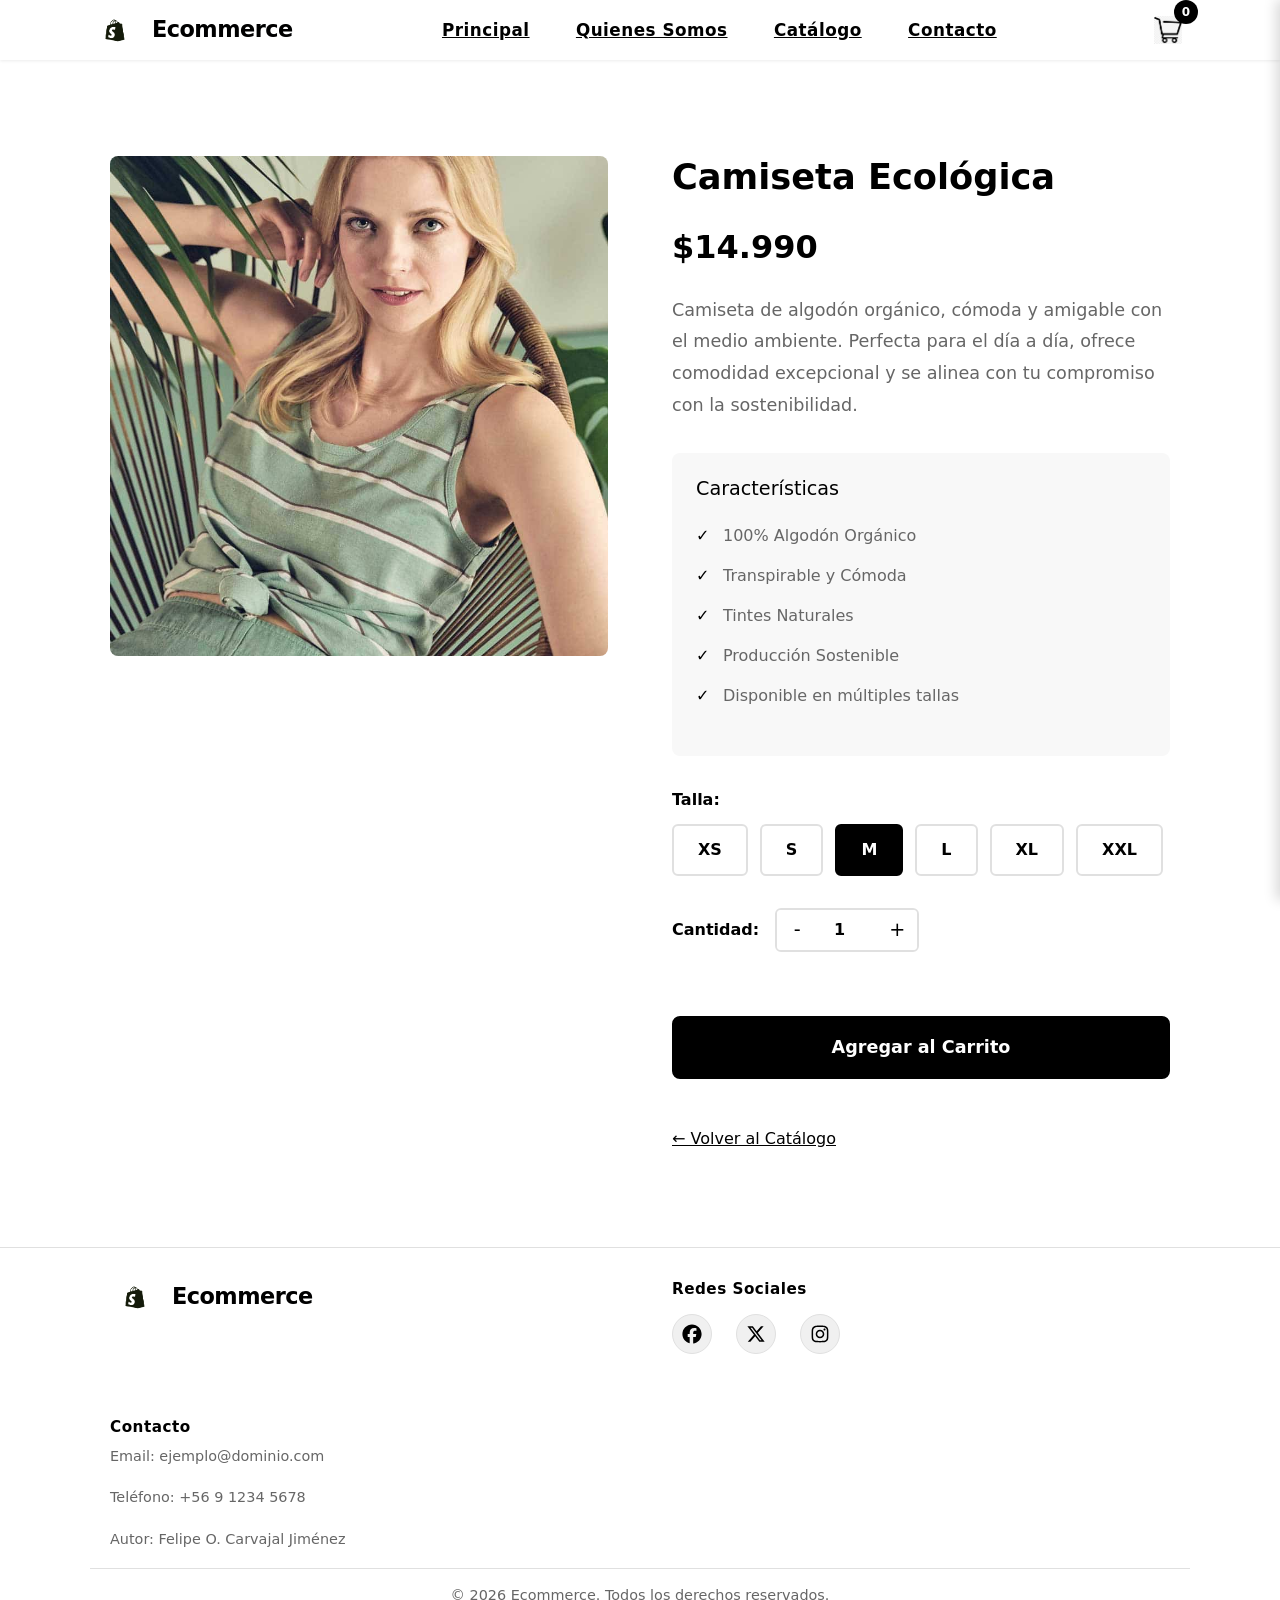
<file: HTML/camiseta-ecologica.html>
<!DOCTYPE html>
<html lang="es">
<head>
  <meta charset="UTF-8" />
  <meta name="viewport" content="width=device-width, initial-scale=1.0" />
  <title>Camiseta Ecológica - Ecommerce</title>
  <link rel="preconnect" href="https://fonts.googleapis.com">
  <link rel="preconnect" href="https://fonts.gstatic.com" crossorigin>
  <link href="https://fonts.googleapis.com/css2?family=Poppins:wght@400;500;600;700;800&display=swap" rel="stylesheet">
  <link rel="stylesheet" href="../CSS/style.css" />
  <link rel="stylesheet" href="../CSS/cart-styles.css" />
  <link href="https://cdn.jsdelivr.net/npm/bootstrap@5.3.8/dist/css/bootstrap.min.css" rel="stylesheet" integrity="sha384-sRIl4kxILFvY47J16cr9ZwB07vP4J8+LH7qKQnuqkuIAvNWLzeN8tE5YBujZqJLB" crossorigin="anonymous">
  <link rel="stylesheet" href="https://cdnjs.cloudflare.com/ajax/libs/font-awesome/6.5.1/css/all.min.css" integrity="sha512-DTOQO9RWCH3H7bCOj2z4G88NTXKlc4/I0szZM2fU17Cqq6/LmBJ7/J1rFzSwjnxVnwT7lGgoDh/PoXY4p+K+A==" crossorigin="anonymous" referrerpolicy="no-referrer" />
  <link rel="stylesheet" href="../CSS/styles-products.css" />
</head>
<body>
  <header class="header-top">
    <nav class="navbar">
      <div class="brand header-brand">
        <img src="../IMG/logo.png" alt="Ecommerce Logo" class="logo-img">
        <span>Ecommerce</span>
      </div>
      <button class="menu-toggle" aria-label="Mostrar menú" aria-expanded="false">☰</button>
      <ul class="nav-list">
        <li><a href="index.html">Principal</a></li>
        <li><a href="index.html#quienes-somos">Quienes Somos</a></li>
        <li><a href="catalogo.html">Catálogo</a></li>
        <li><a href="index.html#contacto">Contacto</a></li>
      </ul>
      <button class="cart-toggle" id="cart-btn" aria-label="Abrir carrito">
        <img src="../IMG/carrito.png" alt="Carrito" class="cart-icon">
        <span class="cart-count" id="cart-count">0</span>
      </button>
    </nav>
  </header>

  <main>
    <section class="product-detail-section">
      <div class="product-detail-image-container">
        <img src="../IMG/camiseta.jpg" alt="Camiseta Ecológica" class="product-detail-image">
      </div>
      <div class="product-detail-info">
        <h1>Camiseta Ecológica</h1>
        <div class="product-detail-price">$14.990</div>
        <p class="product-detail-description">
          Camiseta de algodón orgánico, cómoda y amigable con el medio ambiente. Perfecta para el día a día, ofrece comodidad excepcional y se alinea con tu compromiso con la sostenibilidad.
        </p>

        <div class="product-detail-specs">
          <h3>Características</h3>
          <ul>
            <li>100% Algodón Orgánico</li>
            <li>Transpirable y Cómoda</li>
            <li>Tintes Naturales</li>
            <li>Producción Sostenible</li>
            <li>Disponible en múltiples tallas</li>
          </ul>
        </div>

        <div class="size-selector">
          <label>Talla:</label>
          <div class="size-options">
            <input type="radio" id="size-xs" name="size" value="XS">
            <label for="size-xs">XS</label>
            <input type="radio" id="size-s" name="size" value="S">
            <label for="size-s">S</label>
            <input type="radio" id="size-m" name="size" value="M" checked>
            <label for="size-m">M</label>
            <input type="radio" id="size-l" name="size" value="L">
            <label for="size-l">L</label>
            <input type="radio" id="size-xl" name="size" value="XL">
            <label for="size-xl">XL</label>
            <input type="radio" id="size-xxl" name="size" value="XXL">
            <label for="size-xxl">XXL</label>
          </div>
        </div>

        <div class="quantity-selector">
          <label>Cantidad:</label>
          <div class="quantity-controls">
            <button onclick="decrementProductQuantity()">-</button>
            <input type="number" id="product-quantity" value="1" min="1">
            <button onclick="incrementProductQuantity()">+</button>
          </div>
        </div>

        <button class="btn-add-to-cart" onclick="addProductToCart()">Agregar al Carrito</button>

        <a href="catalogo.html" style="display: inline-block; margin-top: 1rem; color: #000000; text-decoration: underline;">← Volver al Catálogo</a>
      </div>
    </section>
  </main>

  <footer class="site-footer">
    <div class="footer-content">
      <div class="footer-item">
        <div class="brand footer-brand">
          <img src="../IMG/logo.png" alt="Ecommerce Logo" class="logo-img">
          <span>Ecommerce</span>
        </div>
      </div>
      <div class="footer-item">
        <h3>Redes Sociales</h3>
        <div class="social-links">
            <a href="#" title="Facebook" aria-label="Facebook"><img src="../IMG/facebook-brands-solid-full.svg" alt="Facebook" class="social-icon"></a>
            <a href="#" title="X-Twitter" aria-label="X-Twitter"><img src="../IMG/x-twitter-brands-solid-full.svg" alt="X-Twitter" class="social-icon"></a>
            <a href="#" title="Instagram" aria-label="Instagram"><img src="../IMG/instagram-brands-solid-full.svg" alt="Instagram" class="social-icon"></a>
        </div>
      </div>
      <div class="footer-item">
        <h3>Contacto</h3>
        <p>Email: ejemplo@dominio.com</p>
        <p>Teléfono: +56 9 1234 5678</p>
        <p>Autor: Felipe O. Carvajal Jiménez</p>
      </div>
    </div>
    <div class="footer-bottom">
      <p>&copy; 2026 Ecommerce. Todos los derechos reservados.</p>
    </div>
  </footer>

  <!-- Modal del Carrito -->
  <div class="cart-modal" id="cart-modal">
    <div class="cart-content">
      <div class="cart-header">
        <h2>Mi Carrito</h2>
        <button class="cart-close" id="cart-close">&times;</button>
      </div>
      <div class="cart-items" id="cart-items">
        <p class="empty-cart">Tu carrito está vacío</p>
      </div>
      <div class="cart-footer">
        <div class="cart-total">
          <span>Total:</span>
          <span class="total-amount">$0</span>
        </div>
        <button class="btn-checkout">Ir al Pago</button>
      </div>
    </div>
  </div>

  <script src="https://cdn.jsdelivr.net/npm/bootstrap@5.3.8/dist/js/bootstrap.bundle.min.js" integrity="sha384-FKyoEForCGlyvwx9Hj09JcYn3nv7wiPVlz7YYwJrWVcXK/BmnVDxM+D2scQbITxI" crossorigin="anonymous"></script>
  <script src="../JS/products-data.js"></script>
  <script src="../JS/script.js"></script>
  <script>
    function incrementProductQuantity() {
      const input = document.getElementById('product-quantity');
      input.value = parseInt(input.value) + 1;
    }

    function decrementProductQuantity() {
      const input = document.getElementById('product-quantity');
      if (parseInt(input.value) > 1) {
        input.value = parseInt(input.value) - 1;
      }
    }

    function addProductToCart() {
      const quantity = parseInt(document.getElementById('product-quantity').value);
      const size = document.querySelector('input[name="size"]:checked').value;
      
      // Agregar al carrito múltiples veces según la cantidad
      for (let i = 0; i < quantity; i++) {
        window.addToCart(1, 'Camiseta Ecológica', 14990, size);
      }
    }
  </script>
</body>
</html>
</file>
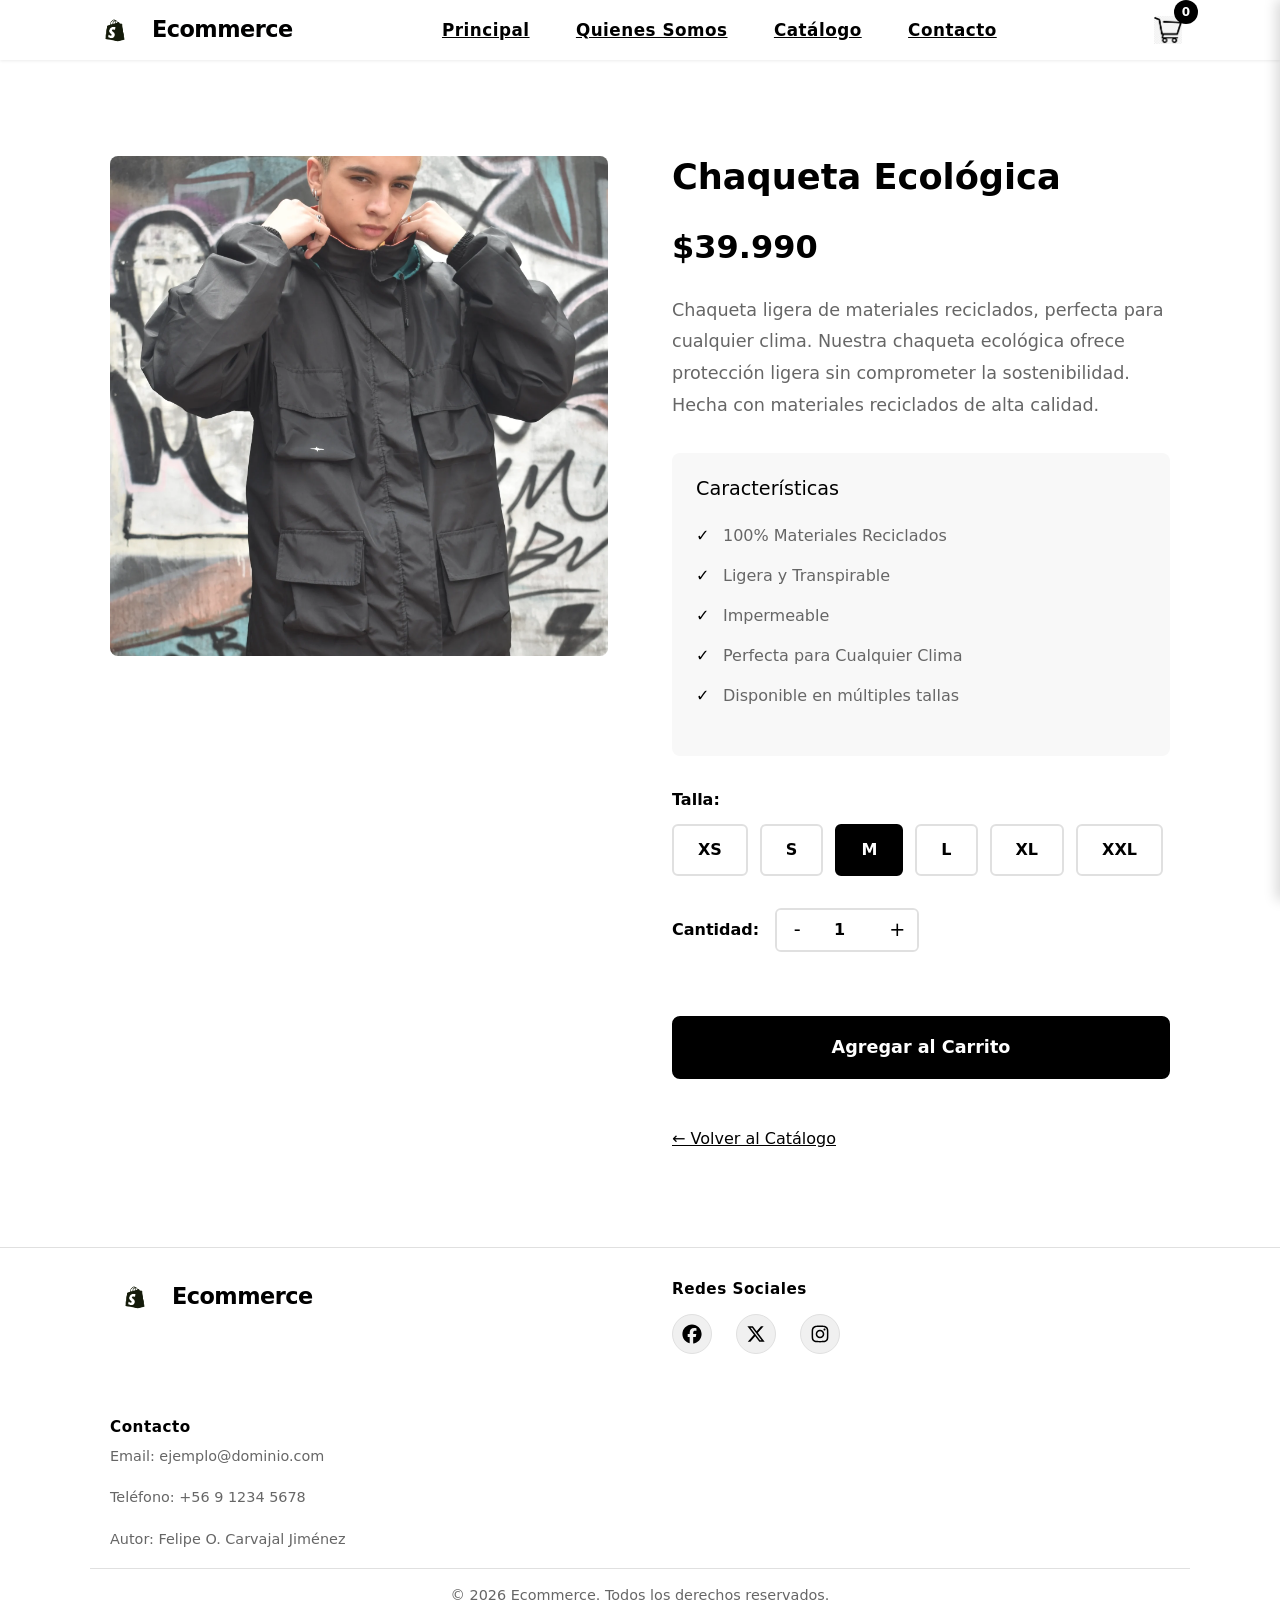
<file: HTML/chaqueta-ecologica.html>
<!DOCTYPE html>
<html lang="es">
<head>
  <meta charset="UTF-8" />
  <meta name="viewport" content="width=device-width, initial-scale=1.0" />
  <title>Chaqueta Ecológica - Ecommerce</title>
  <link rel="preconnect" href="https://fonts.googleapis.com">
  <link rel="preconnect" href="https://fonts.gstatic.com" crossorigin>
  <link href="https://fonts.googleapis.com/css2?family=Poppins:wght@400;500;600;700;800&display=swap" rel="stylesheet">
  <link rel="stylesheet" href="../CSS/style.css" />
  <link rel="stylesheet" href="../CSS/cart-styles.css" />
  <link href="https://cdn.jsdelivr.net/npm/bootstrap@5.3.8/dist/css/bootstrap.min.css" rel="stylesheet" integrity="sha384-sRIl4kxILFvY47J16cr9ZwB07vP4J8+LH7qKQnuqkuIAvNWLzeN8tE5YBujZqJLB" crossorigin="anonymous">
  <link rel="stylesheet" href="https://cdnjs.cloudflare.com/ajax/libs/font-awesome/6.5.1/css/all.min.css" integrity="sha512-DTOQO9RWCH3H7bCOj2z4G88NTXKlc4/I0szZM2fU17Cqq6/LmBJ7/J1rFzSwjnxVnwT7lGgoDh/PoXY4p+K+A==" crossorigin="anonymous" referrerpolicy="no-referrer" />
  <link rel="stylesheet" href="../CSS/styles-products.css" />
</head>
<body>
  <header class="header-top">
    <nav class="navbar">
      <div class="brand header-brand">
        <img src="../IMG/logo.png" alt="Ecommerce Logo" class="logo-img">
        <span>Ecommerce</span>
      </div>
      <button class="menu-toggle" aria-label="Mostrar menú" aria-expanded="false">☰</button>
      <ul class="nav-list">
        <li><a href="index.html">Principal</a></li>
        <li><a href="index.html#quienes-somos">Quienes Somos</a></li>
        <li><a href="catalogo.html">Catálogo</a></li>
        <li><a href="index.html#contacto">Contacto</a></li>
      </ul>
      <button class="cart-toggle" id="cart-btn" aria-label="Abrir carrito">
        <img src="../IMG/carrito.png" alt="Carrito" class="cart-icon">
        <span class="cart-count" id="cart-count">0</span>
      </button>
    </nav>
  </header>

  <main>
    <section class="product-detail-section">
      <div class="product-detail-image-container">
        <img src="../IMG/Chaqueta.webp" alt="Chaqueta Ecológica" class="product-detail-image">
      </div>
      <div class="product-detail-info">
        <h1>Chaqueta Ecológica</h1>
        <div class="product-detail-price">$39.990</div>
        <p class="product-detail-description">
          Chaqueta ligera de materiales reciclados, perfecta para cualquier clima. Nuestra chaqueta ecológica ofrece protección ligera sin comprometer la sostenibilidad. Hecha con materiales reciclados de alta calidad.
        </p>

        <div class="product-detail-specs">
          <h3>Características</h3>
          <ul>
            <li>100% Materiales Reciclados</li>
            <li>Ligera y Transpirable</li>
            <li>Impermeable</li>
            <li>Perfecta para Cualquier Clima</li>
            <li>Disponible en múltiples tallas</li>
          </ul>
        </div>

        <div class="size-selector">
          <label>Talla:</label>
          <div class="size-options">
            <input type="radio" id="size-xs" name="size" value="XS">
            <label for="size-xs">XS</label>
            <input type="radio" id="size-s" name="size" value="S">
            <label for="size-s">S</label>
            <input type="radio" id="size-m" name="size" value="M" checked>
            <label for="size-m">M</label>
            <input type="radio" id="size-l" name="size" value="L">
            <label for="size-l">L</label>
            <input type="radio" id="size-xl" name="size" value="XL">
            <label for="size-xl">XL</label>
            <input type="radio" id="size-xxl" name="size" value="XXL">
            <label for="size-xxl">XXL</label>
          </div>
        </div>

        <div class="quantity-selector">
          <label>Cantidad:</label>
          <div class="quantity-controls">
            <button onclick="decrementProductQuantity()">-</button>
            <input type="number" id="product-quantity" value="1" min="1">
            <button onclick="incrementProductQuantity()">+</button>
          </div>
        </div>

        <button class="btn-add-to-cart" onclick="addProductToCart()">Agregar al Carrito</button>

        <a href="catalogo.html" style="display: inline-block; margin-top: 1rem; color: #000000; text-decoration: underline;">← Volver al Catálogo</a>
      </div>
    </section>
  </main>

  <footer class="site-footer">
    <div class="footer-content">
      <div class="footer-item">
        <div class="brand footer-brand">
          <img src="../IMG/logo.png" alt="Ecommerce Logo" class="logo-img">
          <span>Ecommerce</span>
        </div>
      </div>
      <div class="footer-item">
        <h3>Redes Sociales</h3>
        <div class="social-links">
            <a href="#" title="Facebook" aria-label="Facebook"><img src="../IMG/facebook-brands-solid-full.svg" alt="Facebook" class="social-icon"></a>
            <a href="#" title="X-Twitter" aria-label="X-Twitter"><img src="../IMG/x-twitter-brands-solid-full.svg" alt="X-Twitter" class="social-icon"></a>
            <a href="#" title="Instagram" aria-label="Instagram"><img src="../IMG/instagram-brands-solid-full.svg" alt="Instagram" class="social-icon"></a>
        </div>
      </div>
      <div class="footer-item">
        <h3>Contacto</h3>
        <p>Email: ejemplo@dominio.com</p>
        <p>Teléfono: +56 9 1234 5678</p>
        <p>Autor: Felipe O. Carvajal Jiménez</p>
      </div>
    </div>
    <div class="footer-bottom">
      <p>&copy; 2026 Ecommerce. Todos los derechos reservados.</p>
    </div>
  </footer>

  <!-- Modal del Carrito -->
  <div class="cart-modal" id="cart-modal">
    <div class="cart-content">
      <div class="cart-header">
        <h2>Mi Carrito</h2>
        <button class="cart-close" id="cart-close">&times;</button>
      </div>
      <div class="cart-items" id="cart-items">
        <p class="empty-cart">Tu carrito está vacío</p>
      </div>
      <div class="cart-footer">
        <div class="cart-total">
          <span>Total:</span>
          <span class="total-amount">$0</span>
        </div>
        <button class="btn-checkout">Ir al Pago</button>
      </div>
    </div>
  </div>

  <script src="https://cdn.jsdelivr.net/npm/bootstrap@5.3.8/dist/js/bootstrap.bundle.min.js" integrity="sha384-FKyoEForCGlyvwx9Hj09JcYn3nv7wiPVlz7YYwJrWVcXK/BmnVDxM+D2scQbITxI" crossorigin="anonymous"></script>
  <script src="../JS/products-data.js"></script>
  <script src="../JS/script.js"></script>
  <script>
    function incrementProductQuantity() {
      const input = document.getElementById('product-quantity');
      input.value = parseInt(input.value) + 1;
    }

    function decrementProductQuantity() {
      const input = document.getElementById('product-quantity');
      if (parseInt(input.value) > 1) {
        input.value = parseInt(input.value) - 1;
      }
    }

    function addProductToCart() {
      const quantity = parseInt(document.getElementById('product-quantity').value);
      const size = document.querySelector('input[name="size"]:checked').value;
      
      for (let i = 0; i < quantity; i++) {
        window.addToCart(4, 'Chaqueta Ecológica', 39990, size);
      }
    }
  </script>
</body>
</html>
</file>
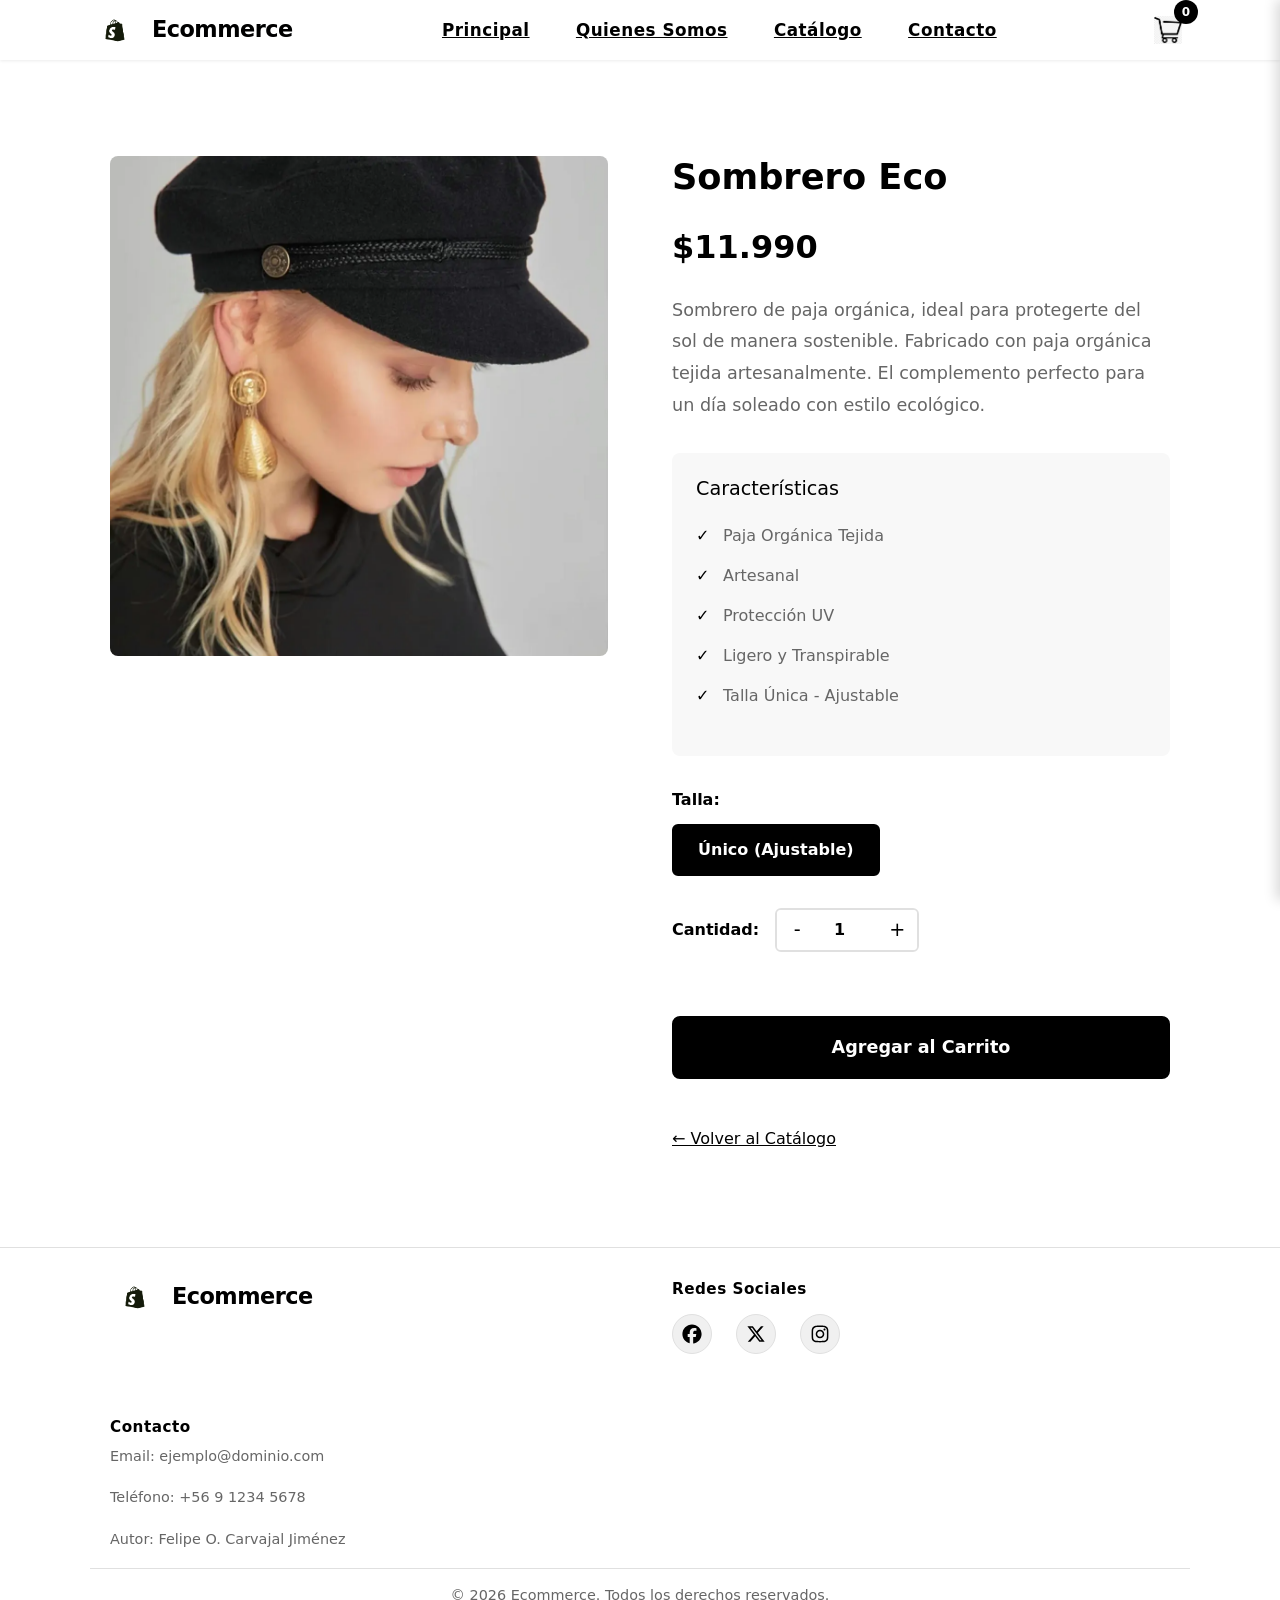
<file: HTML/sombrero-eco.html>
<!DOCTYPE html>
<html lang="es">
<head>
  <meta charset="UTF-8" />
  <meta name="viewport" content="width=device-width, initial-scale=1.0" />
  <title>Sombrero Eco - Ecommerce</title>
  <link rel="preconnect" href="https://fonts.googleapis.com">
  <link rel="preconnect" href="https://fonts.gstatic.com" crossorigin>
  <link href="https://fonts.googleapis.com/css2?family=Poppins:wght@400;500;600;700;800&display=swap" rel="stylesheet">
  <link rel="stylesheet" href="../CSS/style.css" />
  <link rel="stylesheet" href="../CSS/cart-styles.css" />
  <link href="https://cdn.jsdelivr.net/npm/bootstrap@5.3.8/dist/css/bootstrap.min.css" rel="stylesheet" integrity="sha384-sRIl4kxILFvY47J16cr9ZwB07vP4J8+LH7qKQnuqkuIAvNWLzeN8tE5YBujZqJLB" crossorigin="anonymous">
  <link rel="stylesheet" href="https://cdnjs.cloudflare.com/ajax/libs/font-awesome/6.5.1/css/all.min.css" integrity="sha512-DTOQO9RWCH3H7bCOj2z4G88NTXKlc4/I0szZM2fU17Cqq6/LmBJ7/J1rFzSwjnxVnwT7lGgoDh/PoXY4p+K+A==" crossorigin="anonymous" referrerpolicy="no-referrer" />
  <link rel="stylesheet" href="../CSS/styles-products.css" />
</head>
<body>
  <header class="header-top">
    <nav class="navbar">
      <div class="brand header-brand">
        <img src="../IMG/logo.png" alt="Ecommerce Logo" class="logo-img">
        <span>Ecommerce</span>
      </div>
      <button class="menu-toggle" aria-label="Mostrar menú" aria-expanded="false">☰</button>
      <ul class="nav-list">
        <li><a href="index.html">Principal</a></li>
        <li><a href="index.html#quienes-somos">Quienes Somos</a></li>
        <li><a href="catalogo.html">Catálogo</a></li>
        <li><a href="index.html#contacto">Contacto</a></li>
      </ul>
      <button class="cart-toggle" id="cart-btn" aria-label="Abrir carrito">
        <img src="../IMG/carrito.png" alt="Carrito" class="cart-icon">
        <span class="cart-count" id="cart-count">0</span>
      </button>
    </nav>
  </header>

  <main>
    <section class="product-detail-section">
      <div class="product-detail-image-container">
        <img src="../IMG/Sombrero.webp" alt="Sombrero Eco" class="product-detail-image">
      </div>
      <div class="product-detail-info">
        <h1>Sombrero Eco</h1>
        <div class="product-detail-price">$11.990</div>
        <p class="product-detail-description">
          Sombrero de paja orgánica, ideal para protegerte del sol de manera sostenible. Fabricado con paja orgánica tejida artesanalmente. El complemento perfecto para un día soleado con estilo ecológico.
        </p>

        <div class="product-detail-specs">
          <h3>Características</h3>
          <ul>
            <li>Paja Orgánica Tejida</li>
            <li>Artesanal</li>
            <li>Protección UV</li>
            <li>Ligero y Transpirable</li>
            <li>Talla Única - Ajustable</li>
          </ul>
        </div>

        <div class="size-selector">
          <label>Talla:</label>
          <div class="size-options">
            <input type="radio" id="size-unico" name="size" value="Único" checked>
            <label for="size-unico">Único (Ajustable)</label>
          </div>
        </div>

        <div class="quantity-selector">
          <label>Cantidad:</label>
          <div class="quantity-controls">
            <button onclick="decrementProductQuantity()">-</button>
            <input type="number" id="product-quantity" value="1" min="1">
            <button onclick="incrementProductQuantity()">+</button>
          </div>
        </div>

        <button class="btn-add-to-cart" onclick="addProductToCart()">Agregar al Carrito</button>

        <a href="catalogo.html" style="display: inline-block; margin-top: 1rem; color: #000000; text-decoration: underline;">← Volver al Catálogo</a>
      </div>
    </section>
  </main>

  <footer class="site-footer">
    <div class="footer-content">
      <div class="footer-item">
        <div class="brand footer-brand">
          <img src="../IMG/logo.png" alt="Ecommerce Logo" class="logo-img">
          <span>Ecommerce</span>
        </div>
      </div>
      <div class="footer-item">
        <h3>Redes Sociales</h3>
        <div class="social-links">
          <a href="#" title="Facebook" aria-label="Facebook"><img src="../IMG/facebook-brands-solid-full.svg" alt="Facebook" class="social-icon"></a>
          <a href="#" title="X-Twitter" aria-label="X-Twitter"><img src="../IMG/x-twitter-brands-solid-full.svg" alt="X-Twitter" class="social-icon"></a>
          <a href="#" title="Instagram" aria-label="Instagram"><img src="../IMG/instagram-brands-solid-full.svg" alt="Instagram" class="social-icon"></a>
        </div>
      </div>
      <div class="footer-item">
        <h3>Contacto</h3>
        <p>Email: ejemplo@dominio.com</p>
        <p>Teléfono: +56 9 1234 5678</p>
        <p>Autor: Felipe O. Carvajal Jiménez</p>
      </div>
    </div>
    <div class="footer-bottom">
      <p>&copy; 2026 Ecommerce. Todos los derechos reservados.</p>
    </div>
  </footer>

  <!-- Modal del Carrito -->
  <div class="cart-modal" id="cart-modal">
    <div class="cart-content">
      <div class="cart-header">
        <h2>Mi Carrito</h2>
        <button class="cart-close" id="cart-close">&times;</button>
      </div>
      <div class="cart-items" id="cart-items">
        <p class="empty-cart">Tu carrito está vacío</p>
      </div>
      <div class="cart-footer">
        <div class="cart-total">
          <span>Total:</span>
          <span class="total-amount">$0</span>
        </div>
        <button class="btn-checkout">Ir al Pago</button>
      </div>
    </div>
  </div>

  <script src="https://cdn.jsdelivr.net/npm/bootstrap@5.3.8/dist/js/bootstrap.bundle.min.js" integrity="sha384-FKyoEForCGlyvwx9Hj09JcYn3nv7wiPVlz7YYwJrWVcXK/BmnVDxM+D2scQbITxI" crossorigin="anonymous"></script>
  <script src="../JS/products-data.js"></script>
  <script src="../JS/script.js"></script>
  <script>
    function incrementProductQuantity() {
      const input = document.getElementById('product-quantity');
      input.value = parseInt(input.value) + 1;
    }

    function decrementProductQuantity() {
      const input = document.getElementById('product-quantity');
      if (parseInt(input.value) > 1) {
        input.value = parseInt(input.value) - 1;
      }
    }

    function addProductToCart() {
      const quantity = parseInt(document.getElementById('product-quantity').value);
      const size = document.querySelector('input[name="size"]:checked').value;
      
      for (let i = 0; i < quantity; i++) {
        window.addToCart(6, 'Sombrero Eco', 11990, size);
      }
    }
  </script>
</body>
</html>
</file>
<file: CSS/style.css>
/* Estilos generales */
:root {
  --bg: #ffffff;
  --surface: #f8f8f8;
  --primary: #000000;
  --primary-dark: #333333;
  --accent: #000000;
  --accent-light: #666666;
  --text: #1f1f1f;
  --muted: #999999;
}

* {
  box-sizing: border-box;
  
}

html {
  scroll-behavior: smooth;
}

html,
body {
  margin: 0;
  padding: 0;
  font-family: 'Poppins', system-ui, -apple-system, BlinkMacSystemFont, "Segoe UI",
    sans-serif;
  background: var(--bg);
  color: var(--text);
}

body {
  display: flex;
  flex-direction: column;
  min-height: 100vh;
}

/* Animación de fade-in para scroll */
@keyframes fadeInUp {
  from {
    opacity: 0;
    transform: translateY(30px);
  }
  to {
    opacity: 1;
    transform: translateY(0);
  }
}

.page-description,
.features,
.pricing,
.contact-form {
  opacity: 0;
  transition: opacity 0.3s ease;
}

.page-description.fade-in,
.features.fade-in,
.pricing.fade-in,
.contact-form.fade-in {
  animation: fadeInUp 0.6s ease forwards;
}

a {
  color: inherit;
  text-decoration: none;
}

img {
  max-width: 100%;
  display: block;
}

button {
  border: none;
  background: transparent;
  cursor: pointer;
}

.header-top {
  width: 100%;
  background: #ffffff;
  box-shadow: 0 1px 3px rgba(0, 0, 0, 0.08);
  backdrop-filter: blur(10px);
  position: sticky;
  top: 0;
  z-index: 100;
  transition: transform 0.3s ease, box-shadow 0.3s ease;
}

.header-top.hide-header {
  transform: translateY(-100%);
  box-shadow: none;
}

.header-top:not(.hide-header) {
  box-shadow: 0 1px 3px rgba(0, 0, 0, 0.08);
}

.navbar {
  display: flex;
  align-items: center;
  justify-content: space-between;
  gap: 2rem;
  flex-wrap: wrap;
  max-width: 1100px;
  margin: 0 auto;
  padding: 1rem 1.25rem;
  transition: all 0.3s ease;
}

.brand {
  display: flex;
  align-items: center;
  gap: 0.75rem;
  font-size: 1.4rem;
  font-weight: 800;
  letter-spacing: -0.5px;
  background: linear-gradient(135deg, #ffffff 0%, #e5e7eb 100%);
  -webkit-background-clip: text;
  -webkit-text-fill-color: transparent;
  background-clip: text;
  transition: all 0.3s ease;
  cursor: pointer;
}

.brand span {
  color: #5c59594b;
  -webkit-text-fill-color: #000000;
}

.logo-img {
  height: 35px;
  width: auto;
  filter: brightness(1.2);
  transition: all 0.3s ease;
  background-color: white;
  padding: 5px;
  border-radius: 5px;
}

.brand:hover {
  transform: scale(1.05);
  letter-spacing: 0px;
}

.brand:hover .logo-img {
  filter: brightness(1.4);
  transform: rotate(-5deg);
}

.menu-toggle {
  display: none;
  font-size: 1.5rem;
  color: #ffffff;
  transition: all 0.3s ease;
  cursor: pointer;
}

.menu-toggle:hover {
  transform: scale(1.2) rotate(90deg);
  color: #e5e7eb;
}

.nav-list {
  display: flex;
  align-items: center;
  gap: 0.5rem;
  list-style: none;
  margin: 0;
  padding: 0;
}

.nav-list li {
  position: relative;
}

.nav-list a {
  color: #000000;
  font-weight: 600;
  font-size: 1.05rem;
  letter-spacing: 0.5px;
  transition: all 0.3s ease;
  position: relative;
  padding: 0.6rem 1.2rem;
  display: inline-block;
  border-radius: 25px;
  background: transparent;
  backdrop-filter: none;
  border: none;
}

.nav-list a::after {
  content: '';
  position: absolute;
  bottom: -2px;
  left: 0;
  width: 0;
  height: 2px;
  background: linear-gradient(90deg, #ffffff, #e5e7eb);
  transition: width 0.3s ease;
}

.nav-list a:hover {
  color: #000000;
  transform: translateY(-3px);
  background: transparent;
  border-color: transparent;
  box-shadow: 0 2px 8px rgba(0, 0, 0, 0.1);
}

.hero {
  max-width: 100%;
  margin: 0 auto 0;
  text-align: left;
  padding: 6rem 1.25rem;
  background: #ffffff;
  color: #000000;
  border-radius: 0;
  min-height: 500px;
  display: flex;
  flex-direction: row;
  align-items: center;
  justify-content: space-between;
  gap: 4rem;
  width: 100%;
}

.hero-content {
  flex: 1;
  display: flex;
  flex-direction: column;
  justify-content: center;
  align-items: flex-start;
  max-width: 600px;
}

.hero-image {
  flex: 1;
  height: 380px;
  object-fit: contain;
  border-radius: 0;
  box-shadow: none;
  animation: fadeInUp 0.8s ease forwards;
}

@keyframes fadeInUp {
  from {
    opacity: 0;
    transform: translateY(20px);
  }
  to {
    opacity: 1;
    transform: translateY(0);
  }
}

.hero h1 {
  margin: 0;
  font-size: clamp(2.5rem, 5vw, 4rem);
  line-height: 1.1;
  font-weight: 800;
  letter-spacing: -1px;
  font-family: 'Poppins', system-ui, -apple-system, BlinkMacSystemFont, "Segoe UI", sans-serif;
}

.hero p {
  color: rgba(0, 0, 0, 0.65);
  margin-top: 1.5rem;
  font-size: 1.1rem;
  line-height: 1.7;
  line-height: 1.8;
  font-family: 'Poppins', system-ui, -apple-system, BlinkMacSystemFont, "Segoe UI", sans-serif;
}

.cta-button {
  display: inline-flex;
  align-items: center;
  gap: 0.5rem;
  background: #000000;
  color: #ffffff;
  padding: 0.75rem 1.5rem;
  border-radius: 8px;
  text-decoration: none;
  font-weight: 600;
  transition: all 0.3s ease;
  margin-top: 1.5rem;
}

.cta-button:hover {
  background: #333333;
  transform: translateY(-2px);
  box-shadow: 0 4px 12px rgba(0, 0, 0, 0.2);
}

.download-icon {
  height: 20px;
  width: 20px;
  filter: brightness(0) invert(0);
}

main {
  flex: 1;
  max-width: 100%;
  margin: 0;
  padding: 0;
}

.page-description,
.features,
.pricing,
.contact-form {
  background: #ffffff;
  border-radius: 0;
  padding: 4rem 1.25rem;
  box-shadow: none;
  border-top: 1px solid #e0e0e0;
  margin-bottom: 0;
  margin-top: 0;
  max-width: 100%;
  margin-left: auto;
  margin-right: auto;
  width: 100%;
}

.page-description {
  display: flex;
  gap: 4rem;
  align-items: center;
  flex-wrap: wrap;
}

.description-content {
  flex: 1;
  min-width: 250px;
}

.description-image {
  flex: 1;
  height: 300px;
  object-fit: cover;
  border-radius: 12px;
  box-shadow: 0 8px 24px rgba(255, 255, 255, 0.1);
  min-width: 250px;
}

.page-description h2,
.features h2,
.pricing h2,
.contact-form h2 {
  margin-top: 0;
  color: var(--primary);
  font-size: 2.5rem;
  margin-bottom: 1rem;
  width: 100%;
  order: -1;
  font-family: 'Poppins', system-ui, -apple-system, BlinkMacSystemFont, "Segoe UI", sans-serif;
  font-weight: 800;
  letter-spacing: -1px;
  line-height: 1.1;
}

.page-description p,
.features p,
.pricing p,
.contact-form p {
  color: var(--muted);
  line-height: 1.175;
  font-family: 'Poppins', system-ui, -apple-system, BlinkMacSystemFont, "Segoe UI", sans-serif;
}

/* Estilos para Características */
.features-grid {
  display: grid;
  grid-template-columns: repeat(auto-fit, minmax(280px, 1fr));
  gap: 2rem;
  margin-top: 2rem;
}

.feature-card {
  display: flex;
  flex-direction: column;
  align-items: center;
  text-align: center;
  padding: 2.5rem 2rem;
  background: linear-gradient(135deg, #ffffff 0%, #f8f8f8 100%);
  border-radius: 16px;
  border: 1px solid #e0e0e0;
  transition: all 0.3s ease;
  cursor: pointer;
  position: relative;
  overflow: hidden;
}

.feature-card::before {
  content: '';
  position: absolute;
  top: 0;
  left: 0;
  width: 100%;
  height: 4px;
  background: linear-gradient(90deg, var(--primary), var(--accent));
  transform: scaleX(0);
  transform-origin: left;
  transition: transform 0.3s ease;
}

.feature-card:hover {
  transform: translateY(-8px);
  border-color: var(--primary);
  box-shadow: 0 16px 40px rgba(255, 255, 255, 0.15);
  background: linear-gradient(135deg, #242424 0%, #1a1a1a 100%);
}

.feature-card:hover::before {
  transform: scaleX(1);
}

.feature-icon {
  font-size: 3.5rem;
  margin-bottom: 1rem;
  display: block;
}

.feature-card h3 {
  color: var(--primary-dark);
  font-size: 1.3rem;
  margin: 0.5rem 0 1rem;
  font-family: 'Poppins', system-ui, -apple-system, BlinkMacSystemFont, "Segoe UI", sans-serif;
}

.feature-card p {
  color: var(--muted);
  font-size: 0.95rem;
  line-height: 1.6;
  margin: 0;
  font-family: 'Poppins', system-ui, -apple-system, BlinkMacSystemFont, "Segoe UI", sans-serif;
}

/* Category Sections - Estilo Only.cl */
.clothes-basics,
.clothes-denim,
.clothes-coats {
  max-width: 1100px;
  margin: 4rem auto;
  padding: 0 1.25rem;
  width: calc(100% - 2.5rem);
}

.clothes-basics.alternate,
.clothes-denim.alternate,
.clothes-coats.alternate {
  margin: 4rem auto;
}

.category-hero {
  display: flex;
  align-items: center;
  gap: 4rem;
  flex-wrap: wrap;
}

.clothes-basics.alternate .category-hero,
.clothes-denim.alternate .category-hero,
.clothes-coats.alternate .category-hero {
  flex-direction: row-reverse;
}

.clothes-basics .category-content,
.clothes-denim .category-content,
.clothes-coats .category-content {
  flex: 1;
  min-width: 300px;
  padding: 2rem 0;
}

.clothes-basics .category-content h2,
.clothes-denim .category-content h2,
.clothes-coats .category-content h2 {
  font-size: 2.5rem;
  font-weight: 800;
  margin: 0 0 1rem 0;
  color: var(--primary);
  letter-spacing: -1px;
  line-height: 1.1;
  font-family: 'Poppins', system-ui, -apple-system, BlinkMacSystemFont, "Segoe UI", sans-serif;
}

.clothes-basics .category-content p,
.clothes-denim .category-content p,
.clothes-coats .category-content p {
  font-size: 1.05rem;
  color: var(--accent-light);
  line-height: 1.6;
  margin: 1rem 0 2rem 0;
  font-family: 'Poppins', system-ui, -apple-system, BlinkMacSystemFont, "Segoe UI", sans-serif;
}

.discover-btn {
  display: inline-block;
  padding: 0.75rem 2rem;
  background: #000000;
  color: #ffffff;
  text-decoration: none;
  font-weight: 600;
  font-size: 0.9rem;
  letter-spacing: 1px;
  border: 2px solid #000000;
  transition: all 0.3s ease;
}

.discover-btn:hover {
  background: transparent;
  color: #000000;
  border-color: #000000;
}

.category-image {
  flex: 1;
  width: 100%;
  height: 400px;
  object-fit: cover;
  border-radius: 4px;
  min-width: 300px;
}

/* Estilos para Precios */
.pricing {
  background: #ffffff;
}

.pricing-intro {
  text-align: center;
  font-size: 1.1rem;
  margin-bottom: 2.5rem !important;
}

.pricing-grid {
  display: grid;
  grid-template-columns: repeat(3, 1fr);
  gap: 2rem;
  margin-top: 2rem;
}

.pricing-card {
  display: flex;
  flex-direction: column;
  padding: 2.5rem;
  background: #ffffff;
  border-radius: 16px;
  border: 1px solid #e0e0e0;
  position: relative;
  transition: all 0.3s ease;
  text-align: center;
  overflow: hidden;
}

.pricing-card::before {
  content: '';
  position: absolute;
  top: 0;
  left: 0;
  right: 0;
  height: 4px;
  background: linear-gradient(90deg, var(--primary), var(--accent));
  transform: scaleX(0);
  transform-origin: left;
  transition: transform 0.3s ease;
}

.pricing-card:hover {
  transform: translateY(-8px);
  border-color: #000000;
  box-shadow: 0 12px 30px rgba(0, 0, 0, 0.1);
}

.pricing-card:hover::before {
  transform: scaleX(1);
}

.pricing-card.featured {
  transform: scale(1.05);
  border-color: var(--accent);
  box-shadow: 0 20px 60px rgba(255, 255, 255, 0.15);
}

.pricing-card.featured::before {
  background: linear-gradient(90deg, var(--accent), var(--accent-light));
  transform: scaleX(1);
}

.pricing-card.featured:hover {
  transform: scale(1.05) translateY(-8px);
  border-color: var(--accent);
  box-shadow: 0 24px 70px rgba(255, 255, 255, 0.2);
}

.plan-badge {
  position: absolute;
  top: -12px;
  left: 50%;
  transform: translateX(-50%);
  background: var(--primary);
  color: white;
  padding: 0.5rem 1rem;
  border-radius: 20px;
  font-size: 0.75rem;
  font-weight: 600;
  letter-spacing: 0.5px;
}

.pricing-card.featured .plan-badge {
  background: var(--accent);
  color: #1f2937;
}

.pricing-card h3 {
  color: var(--primary-dark);
  font-size: 1.5rem;
  margin: 1.5rem 0 1rem;
  font-family: 'Poppins', system-ui, -apple-system, BlinkMacSystemFont, "Segoe UI", sans-serif;
}

.price {
  margin: 1.5rem 0;
  line-height: 1;
}

.currency {
  font-size: clamp(0.9rem, 2vw, 1.2rem);
  color: var(--muted);
}

.amount {
  font-size: clamp(1.8rem, 5vw, 3rem);
  font-weight: 800;
  color: var(--primary);
}

.period {
  font-size: clamp(0.75rem, 1.5vw, 0.9rem);
  color: var(--muted);
  margin-left: 0.5rem;
}

.benefits {
  list-style: none;
  padding: 2rem 0;
  margin: 2rem 0;
  border-top: 1px solid #333333;
  border-bottom: 1px solid #333333;
  text-align: left;
  font-family: 'Poppins', system-ui, -apple-system, BlinkMacSystemFont, "Segoe UI", sans-serif;
}

.benefits li {
  color: var(--muted);
  padding: 0.75rem 0;
  font-size: 0.95rem;
  font-family: 'Poppins', system-ui, -apple-system, BlinkMacSystemFont, "Segoe UI", sans-serif;
}

.benefits li:before {
  content: "✓ ";
  color: var(--primary);
  font-weight: bold;
  margin-right: 0.5rem;
}

.btn-plan {
  padding: 0.75rem 2rem;
  border: 2px solid var(--primary);
  background: var(--primary);
  color: #ffffff;
  border-radius: 8px;
  font-weight: 600;
  font-size: 0.95rem;
  cursor: pointer;
  transition: all 0.3s ease;
  margin-top: auto;
  position: relative;
  overflow: hidden;
}

.btn-plan::before {
  content: '';
  position: absolute;
  top: 0;
  left: -100%;
  width: 100%;
  height: 100%;
  background: #ffffff;
  transition: left 0.3s ease;
  z-index: -1;
}

.btn-plan:hover {
  background: #ffffff;
  color: var(--primary);
  border-color: var(--primary);
  transform: scale(1.02);
  box-shadow: 0 8px 16px rgba(0, 0, 0, 0.2);
}

.btn-plan-primary {
  background: var(--primary);
  color: #ffffff;
  border-color: var(--primary);
}

.btn-plan-primary::before {
  left: 0;
  background: #ffffff;
}

.btn-plan-primary:hover {
  background: #ffffff;
  color: var(--primary);
  border-color: var(--primary);
  box-shadow: 0 12px 24px rgba(0, 0, 0, 0.2);
}

/* Product specific styles */
.product-image {
  width: 100%;
  height: 200px;
  object-fit: cover;
  border-radius: 8px;
  margin-bottom: 1rem;
}

.product-description {
  color: var(--muted);
  font-size: 0.9rem;
  margin: 1rem 0;
  text-align: left;
  line-height: 1.4;
  font-family: 'Poppins', system-ui, -apple-system, BlinkMacSystemFont, "Segoe UI", sans-serif;
}

/* Estilos para el nuevo diseño de catálogo */
.catalog-title-link {
  color: inherit;
  text-decoration: none;
  display: inline-flex;
  align-items: center;
  gap: 0.5rem;
  transition: all 0.3s ease;
  cursor: pointer;
}

.catalog-title-link:hover {
  transform: translateX(5px);
  opacity: 0.8;
}

/* Contenedor de imagen del producto */
.product-image-container {
  position: relative;
  width: 100%;
  padding-bottom: 100%;
  overflow: hidden;
  border-radius: 8px;
  background: #f5f5f5;
  cursor: pointer;
  height: 0;
}

.product-image-container img {
  position: absolute;
  top: 0;
  left: 0;
  width: 100%;
  height: 100%;
  object-fit: cover;
  transition: all 0.3s ease;
}

.product-image-container:hover img {
  transform: scale(1.05);
}

/* Puntito identificador de prenda */
.product-dot {
  position: absolute;
  top: 50%;
  left: 50%;
  transform: translate(-50%, -50%);
  width: 12px;
  height: 12px;
  background: #ffffff;
  border: 2px solid rgba(0, 0, 0, 0.2);
  border-radius: 50%;
  opacity: 0;
  transition: all 0.3s ease;
  z-index: 2;
  box-shadow: 0 0 8px rgba(0, 0, 0, 0.2);
}

.product-image-container:hover .product-dot {
  opacity: 1;
  transform: translate(-50%, -70%);
}

/* Precio sobre la imagen */
.product-price-overlay {
  position: absolute;
  bottom: 0;
  left: 0;
  right: 0;
  background: linear-gradient(to top, rgba(0, 0, 0, 0.7), transparent);
  padding: 1.5rem 1rem 1rem;
  text-align: center;
  opacity: 0;
  transition: all 0.3s ease;
  z-index: 3;
}

.product-price-overlay .currency {
  font-size: 0.9rem;
  color: #ffffff;
}

.product-price-overlay .amount {
  font-size: 1.8rem;
  color: #ffffff;
  font-weight: 800;
}

.product-image-container:hover .product-price-overlay {
  opacity: 1;
}

/* Información del producto */
.product-info {
  display: flex;
  flex-direction: column;
  gap: 0.75rem;
  padding: 1.5rem 0;
}

.product-info h3 {
  color: var(--primary-dark);
  font-size: 1.2rem;
  margin: 0;
  font-weight: 600;
}

.product-info .product-description {
  margin: 0;
  font-size: 0.9rem;
  color: var(--muted);
}

.product-info .btn-plan {
  margin-top: auto;
  width: 100%;
}

/* Ajustar tarjeta de precio para nuevo diseño */
.pricing-card {
  display: flex;
  flex-direction: column;
  padding: 0;
  background: transparent;
  border: none;
  position: relative;
  transition: all 0.3s ease;
  text-align: left;
  overflow: visible;
}

.pricing-card::before {
  display: none;
}

.pricing-card:hover {
  transform: translateY(-8px);
  border-color: transparent;
  box-shadow: none;
}

.pricing-card:hover::before {
  transform: none;
}

.pricing-card.featured {
  transform: scale(1);
  border-color: transparent;
  box-shadow: none;
}

.pricing-card.featured::before {
  background: none;
  transform: none;
}

.pricing-card.featured:hover {
  transform: translateY(-8px);
  border-color: transparent;
  box-shadow: none;
}

.pricing-card h3 {
  color: var(--primary-dark);
  font-size: 1.2rem;
  margin: 0;
  font-family: 'Poppins', system-ui, -apple-system, BlinkMacSystemFont, "Segoe UI", sans-serif;
}

/* Botones generales - transiciones suaves */

.btn {
  transition: all 0.3s ease !important;
}

.btn-primary {
  background-color: var(--primary) !important;
  border-color: var(--primary) !important;
  transition: all 0.3s ease !important;
  color: #ffffff !important;
}

.btn-primary:hover {
  background-color: #ffffff !important;
  border-color: var(--primary) !important;
  color: var(--primary) !important;
  transform: translateY(-2px);
  box-shadow: 0 8px 16px rgba(0, 0, 0, 0.2) !important;
}

/* Estilos para el formulario de contacto */
.contact-form .form-label {
  font-family: 'Poppins', system-ui, -apple-system, BlinkMacSystemFont, "Segoe UI", sans-serif;
  color: var(--primary-dark);
  font-weight: 600;
}

.contact-form .form-control {
  font-family: 'Poppins', system-ui, -apple-system, BlinkMacSystemFont, "Segoe UI", sans-serif;
  color: var(--text);
  border-color: #e0e0e0;
}

.contact-form .form-control::placeholder {
  color: var(--muted);
}

.site-footer {
  width: 100%;
  background: #ffffff;
  padding: 2rem 0 3rem;
  margin-top: auto;
  border-top: 1px solid #e0e0e0;
}

.footer-content {
  max-width: 1100px;
  margin: 0 auto;
  padding: 0 1.25rem;
  display: grid;
  grid-template-columns: repeat(2, minmax(0, 1fr));
  gap: 4rem;
}


.footer-bottom {
  max-width: 1100px;
  margin: 0 auto;
  padding: 1rem 1.25rem 0;
  text-align: center;
  border-top: 1px solid #e0e0e0;
}

.footer-bottom p {
  color: #666666;
  font-size: 0.9rem;
  margin: 0;
  font-weight: 400;
}

.footer-item h1,
.footer-item h3 {
  margin-top: 0;
  color: #000000;
  font-weight: 600;
  font-size: 0.95rem;
  letter-spacing: 0.5px;
}

.footer-item ul {
  list-style: none;
  padding: 0;
  margin: 0.75rem 0 0;
}

.footer-item li,
.footer-item p {
  color: #666666;
  line-height: 1.75;
  font-size: 0.9rem;
  font-weight: 400;
}

.social-links {
  display: flex;
  gap: 1.5rem;
  margin-top: 1rem;
}

.social-links a {
  display: inline-flex;
  align-items: center;
  justify-content: center;
  width: 40px;
  height: 40px;
  border-radius: 50%;
  background: #f0f0f0;
  color: #000000;
  font-size: 1.1rem;
  transition: all 0.3s ease;
  border: 1px solid #e0e0e0;
}

.social-links a:hover {
  background: #000000;
  color: #ffffff;
  border-color: #000000;
  transform: translateY(-4px);
  box-shadow: 0 8px 20px rgba(0, 0, 0, 0.15);
}

.social-icon {
  height: 24px;
  width: 24px;
  filter: brightness(0) saturate(100%);
}

@media (max-width: 768px) {
  .nav-list {
    width: 100%;
    flex-direction: column;
    align-items: stretch;
    display: none;
    margin-top: 1rem;
    gap: 0;
    background: #1a1a1a;
    border-radius: 8px;
    overflow: hidden;
    animation: slideDown 0.3s ease;
  }

  @keyframes slideDown {
    from {
      opacity: 0;
      transform: translateY(-10px);
    }
    to {
      opacity: 1;
      transform: translateY(0);
    }
  }

  .nav-list li {
    border-bottom: 1px solid rgba(255, 255, 255, 0.1);
  }

  .nav-list li:last-child {
    border-bottom: none;
  }

  .nav-list a {
    display: block;
    padding: 1rem 1.25rem;
    transition: all 0.2s ease;
  }

  .nav-list a::after {
    display: none;
  }

  .nav-list a:hover {
    background: rgba(255, 255, 255, 0.1);
    padding-left: 1.75rem;
  }

  .nav-list.active {
    display: flex;
  }

  .menu-toggle {
    display: block;
  }

  .hero {
    flex-direction: column;
    gap: 1.5rem;
    padding: 2rem 1.25rem;
  }

  .hero-image {
    height: 280px;
  }

  .page-description {
    flex-direction: column;
  }

  .description-image {
    height: 280px;
  }

  .footer-content {
    grid-template-columns: 1fr;
  }

  .features-grid,
  .pricing-grid {
    grid-template-columns: 1fr;
    gap: 1.5rem;
  }

  .pricing-card.featured {
    transform: scale(1);
  }

  .pricing-card.featured:hover {
    transform: translateY(-8px);
  }

  .pricing-card {
    padding: 0;
  }

  .pricing-card h3 {
    font-size: 1.1rem;
    margin: 0.75rem 0 0.5rem;
  }

  .product-image-container {
    padding-bottom: 100%;
  }

  .pricing h2,
  .features h2 {
    font-size: 1.75rem;
  }

  .pricing-card {
    padding: 1.75rem 1.5rem;
  }

  .pricing-card h3 {
    font-size: 1.2rem;
  }

  .benefits {
    padding: 1.5rem 0;
    margin: 1.5rem 0;
  }

  .benefits li {
    padding: 0.5rem 0;
    font-size: 0.9rem;
  }

  .btn-plan {
    padding: 0.65rem 1.5rem;
    font-size: 0.9rem;
  }
}

@media (max-width: 540px) {
  .hero {
    margin: 0;
    padding: 2rem 1.25rem;
    border-radius: 0;
    min-height: auto;
    flex-direction: column;
    gap: 1.5rem;
  }

  .hero-content {
    text-align: center;
  }

  .hero-image {
    height: 250px;
    width: 100%;
  }

  .page-description {
    flex-direction: column;
    gap: 1.5rem;
  }

  .description-content {
    flex: 1;
    min-width: 100%;
  }

  .description-image {
    flex: 1;
    height: 250px;
    min-width: 100%;
  }

  .page-description,
  .about {
    padding: 1.5rem;
    margin-top: 1.5rem;
  }

  .pricing-card {
    padding: 1.5rem 1rem;
  }

  .plan-badge {
    font-size: 0.7rem;
    padding: 0.4rem 0.8rem;
  }

  .pricing-card h3 {
    font-size: 1rem;
    margin: 1rem 0 0.75rem;
  }

  .price {
    margin: 1rem 0;
  }

  .benefits {
    padding: 1rem 0;
    margin: 1rem 0;
  }

  .benefits li {
    padding: 0.4rem 0;
    font-size: 0.85rem;
  }

  .btn-plan {
    padding: 0.6rem 1.25rem;
    font-size: 0.85rem;
  }
}
</file>
<file: CSS/cart-styles.css>
/* Estilos del Carrito de Compras */

.cart-toggle {
  position: relative;
  display: flex;
  align-items: center;
  gap: 0.5rem;
  background: transparent;
  border: none;
  color: #000000;
  font-size: 1.3rem;
  cursor: pointer;
  transition: all 0.3s ease;
  padding: 0.5rem;
}

.cart-toggle:hover {
  transform: scale(1.1);
  color: #333333;
}

.cart-icon {
  width: 28px;
  height: 28px;
  object-fit: contain;
  transition: all 0.3s ease;
}

.cart-toggle:hover .cart-icon {
  filter: brightness(0.7);
}

.cart-count {
  position: absolute;
  top: -8px;
  right: -8px;
  background: #000000;
  color: #ffffff;
  border-radius: 50%;
  width: 24px;
  height: 24px;
  display: flex;
  align-items: center;
  justify-content: center;
  font-size: 0.75rem;
  font-weight: 800;
  min-width: 24px;
}

/* Modal del Carrito */
.cart-modal {
  position: fixed;
  right: -400px;
  top: 0;
  width: 400px;
  height: 100vh;
  background: #ffffff;
  box-shadow: -4px 0 12px rgba(0, 0, 0, 0.15);
  z-index: 1000;
  transition: right 0.3s ease;
  display: flex;
  flex-direction: column;
  border-left: 1px solid #e0e0e0;
}

.cart-modal.active {
  right: 0;
}

.cart-modal::before {
  content: '';
  position: fixed;
  top: 0;
  left: 0;
  right: 0;
  bottom: 0;
  background: rgba(0, 0, 0, 0.5);
  z-index: -1;
  opacity: 0;
  transition: opacity 0.3s ease;
  pointer-events: none;
}

.cart-modal.active::before {
  opacity: 1;
  pointer-events: auto;
}

.cart-content {
  display: flex;
  flex-direction: column;
  height: 100%;
  background: #ffffff;
}

.cart-header {
  display: flex;
  justify-content: space-between;
  align-items: center;
  padding: 1.5rem;
  border-bottom: 1px solid #e0e0e0;
  background: #ffffff;
}

.cart-header h2 {
  margin: 0;
  font-size: 1.5rem;
  font-weight: 800;
  color: #000000;
  font-family: 'Poppins', system-ui, -apple-system, BlinkMacSystemFont, "Segoe UI", sans-serif;
}

.cart-close {
  background: transparent;
  border: none;
  font-size: 2rem;
  cursor: pointer;
  color: #000000;
  transition: all 0.3s ease;
  padding: 0;
  width: 40px;
  height: 40px;
  display: flex;
  align-items: center;
  justify-content: center;
}

.cart-close:hover {
  color: #666666;
}

.cart-items {
  flex: 1;
  overflow-y: auto;
  padding: 1rem;
}

.empty-cart {
  text-align: center;
  color: #999999;
  padding: 3rem 1rem;
  font-size: 1rem;
  font-family: 'Poppins', system-ui, -apple-system, BlinkMacSystemFont, "Segoe UI", sans-serif;
}

.cart-item {
  display: flex;
  justify-content: space-between;
  align-items: center;
  padding: 1rem;
  background: #f8f8f8;
  border-radius: 8px;
  margin-bottom: 1rem;
  gap: 1rem;
  border: 1px solid #e0e0e0;
  animation: slideIn 0.3s ease;
}

@keyframes slideIn {
  from {
    opacity: 0;
    transform: translateX(20px);
  }
  to {
    opacity: 1;
    transform: translateX(0);
  }
}

.cart-item-info {
  flex: 1;
}

.cart-item-name {
  font-weight: 600;
  color: #000000;
  margin: 0 0 0.5rem 0;
  font-size: 0.9rem;
  font-family: 'Poppins', system-ui, -apple-system, BlinkMacSystemFont, "Segoe UI", sans-serif;
}

.cart-item-price {
  color: #666666;
  font-size: 0.85rem;
  font-family: 'Poppins', system-ui, -apple-system, BlinkMacSystemFont, "Segoe UI", sans-serif;
}

.cart-item-controls {
  display: flex;
  align-items: center;
  gap: 0.5rem;
}

.quantity-btn {
  background: #000000;
  color: #ffffff;
  border: none;
  width: 24px;
  height: 24px;
  border-radius: 4px;
  cursor: pointer;
  font-weight: 600;
  font-size: 0.8rem;
  transition: all 0.2s ease;
}

.quantity-btn:hover {
  background: #333333;
}

.quantity-display {
  min-width: 30px;
  text-align: center;
  font-weight: 600;
  color: #000000;
  font-family: 'Poppins', system-ui, -apple-system, BlinkMacSystemFont, "Segoe UI", sans-serif;
}

.remove-btn {
  background: transparent;
  border: none;
  color: #999999;
  cursor: pointer;
  font-size: 1.2rem;
  padding: 0;
  width: 24px;
  height: 24px;
  display: flex;
  align-items: center;
  justify-content: center;
  transition: all 0.2s ease;
}

.remove-btn:hover {
  color: #ff0000;
}

.cart-footer {
  padding: 1.5rem;
  border-top: 1px solid #e0e0e0;
  background: #ffffff;
}

.cart-total {
  display: flex;
  justify-content: space-between;
  align-items: center;
  margin-bottom: 1rem;
  font-size: 1.2rem;
  font-weight: 800;
  color: #000000;
  font-family: 'Poppins', system-ui, -apple-system, BlinkMacSystemFont, "Segoe UI", sans-serif;
}

.btn-checkout {
  width: 100%;
  padding: 0.75rem;
  background: #000000;
  color: #ffffff;
  border: 2px solid #000000;
  border-radius: 8px;
  font-weight: 600;
  font-size: 0.95rem;
  cursor: pointer;
  transition: all 0.3s ease;
  font-family: 'Poppins', system-ui, -apple-system, BlinkMacSystemFont, "Segoe UI", sans-serif;
}

.btn-checkout:hover {
  background: #ffffff;
  color: #000000;
}

.btn-checkout:disabled {
  background: #cccccc;
  border-color: #cccccc;
  color: #666666;
  cursor: not-allowed;
}

/* Responsive */
@media (max-width: 768px) {
  .cart-modal {
    width: 100%;
    right: -100%;
  }

  .cart-item {
    flex-direction: column;
    align-items: flex-start;
  }

  .cart-item-controls {
    width: 100%;
    justify-content: space-between;
  }
}

/* Animaciones para notificaciones */
@keyframes slideInUp {
  from {
    opacity: 0;
    transform: translateY(20px);
  }
  to {
    opacity: 1;
    transform: translateY(0);
  }
}

@keyframes slideOutDown {
  from {
    opacity: 1;
    transform: translateY(0);
  }
  to {
    opacity: 0;
    transform: translateY(20px);
  }
}
</file>
<file: CSS/styles-products.css>
.product-detail-section {
      max-width: 1100px;
      margin: 4rem auto;
      padding: 2rem 1.25rem;
      display: grid;
      grid-template-columns: 1fr 1fr;
      gap: 4rem;
      align-items: start;
    }

    .product-detail-image {
      width: 100%;
      height: 500px;
      object-fit: cover;
      border-radius: 8px;
      background: #f5f5f5;
    }

    .product-detail-info h1 {
      font-size: 2.2rem;
      margin-bottom: 1rem;
      color: #000000;
      font-weight: 800;
    }

    .product-detail-price {
      font-size: 2rem;
      color: #000000;
      font-weight: 800;
      margin: 1.5rem 0;
    }

    .product-detail-description {
      color: #666666;
      font-size: 1.1rem;
      line-height: 1.8;
      margin: 1.5rem 0;
    }

    .product-detail-specs {
      background: #f8f8f8;
      padding: 1.5rem;
      border-radius: 8px;
      margin: 2rem 0;
    }

    .product-detail-specs h3 {
      font-size: 1.2rem;
      margin-bottom: 1rem;
      color: #000000;
    }

    .product-detail-specs ul {
      list-style: none;
      padding: 0;
    }

    .product-detail-specs li {
      padding: 0.5rem 0;
      color: #666666;
    }

    .product-detail-specs li:before {
      content: "✓ ";
      color: #000000;
      font-weight: bold;
      margin-right: 0.5rem;
    }

    .size-selector {
      margin: 2rem 0;
    }

    .size-selector label {
      display: block;
      margin-bottom: 0.75rem;
      font-weight: 600;
      color: #000000;
    }

    .size-options {
      display: flex;
      gap: 0.75rem;
      flex-wrap: wrap;
    }

    .size-options input[type="radio"] {
      display: none;
    }

    .size-options label {
      margin: 0;
      padding: 0.75rem 1.5rem;
      border: 2px solid #e0e0e0;
      border-radius: 6px;
      cursor: pointer;
      transition: all 0.3s ease;
      background: #ffffff;
      color: #000000;
      font-weight: 600;
    }

    .size-options input[type="radio"]:checked + label {
      background: #000000;
      color: #ffffff;
      border-color: #000000;
    }

    .quantity-selector {
      display: flex;
      align-items: center;
      gap: 1rem;
      margin: 2rem 0;
    }

    .quantity-selector label {
      margin: 0;
      font-weight: 600;
      color: #000000;
    }

    .quantity-controls {
      display: flex;
      align-items: center;
      border: 2px solid #e0e0e0;
      border-radius: 6px;
      overflow: hidden;
    }

    .quantity-controls button {
      width: 40px;
      height: 40px;
      border: none;
      background: #ffffff;
      cursor: pointer;
      font-size: 1.2rem;
      transition: all 0.3s ease;
    }

    .quantity-controls button:hover {
      background: #f0f0f0;
    }

    .quantity-controls input {
      width: 60px;
      border: none;
      text-align: center;
      font-weight: 600;
    }

    .btn-add-to-cart {
      width: 100%;
      padding: 1rem;
      background: #000000;
      color: #ffffff;
      border: 2px solid #000000;
      border-radius: 8px;
      font-weight: 700;
      font-size: 1.1rem;
      cursor: pointer;
      transition: all 0.3s ease;
      margin: 2rem 0;
    }

    .btn-add-to-cart:hover {
      background: #ffffff;
      color: #000000;
    }

    @media (max-width: 768px) {
      .product-detail-section {
        grid-template-columns: 1fr;
        gap: 2rem;
      }

      .product-detail-image {
        height: 350px;
      }

      .product-detail-info h1 {
        font-size: 1.75rem;
      }

      .product-detail-price {
        font-size: 1.5rem;
      }
    }
</file>
